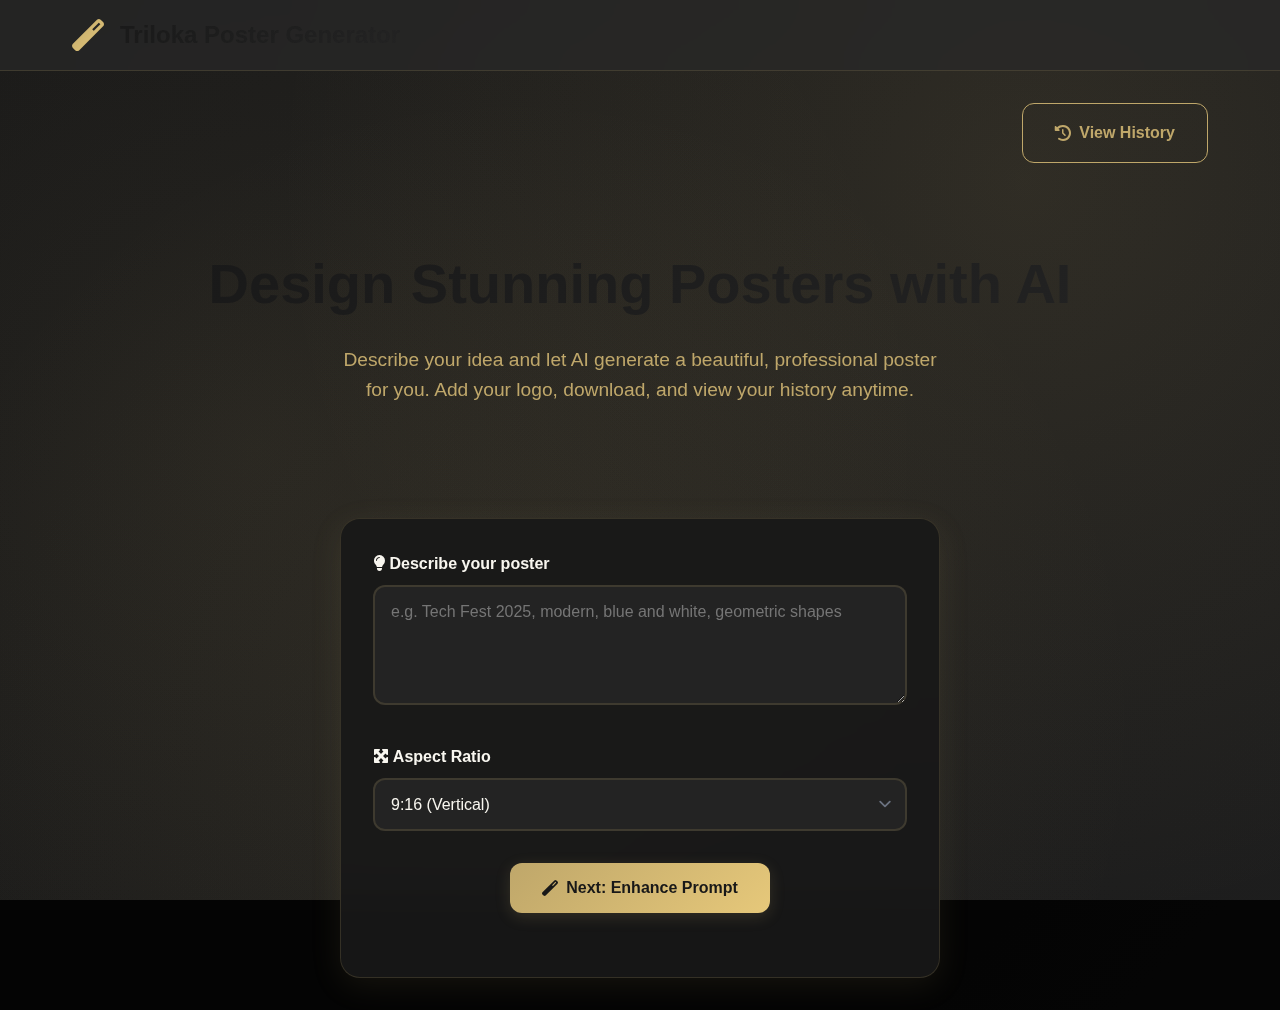
<file: templates/landing.html>
<!DOCTYPE html>
<html lang="en">
<head>
    <meta charset="UTF-8">
    <title>Poster Generator - Start</title>
    <link rel="stylesheet" href="/static/css/main.css">
    <link href="https://cdnjs.cloudflare.com/ajax/libs/font-awesome/6.4.0/css/all.min.css" rel="stylesheet">
</head>
<body>
    <div class="bg-animation"></div>
    <header class="header">
        <div class="header-content">
            <div class="logo">
                <i class="fas fa-magic"></i>
                <span>Triloka Poster Generator</span>
            </div>
        </div>
    </header>
    <div class="container">
        <div style="text-align:right; margin-bottom: 12px;">
            <a href="/history" class="btn btn-secondary"><i class="fas fa-history"></i> View History</a>
        </div>
        <div class="hero">
            <h1>Design Stunning Posters with AI</h1>
            <p>Describe your idea and let AI generate a beautiful, professional poster for you. Add your logo, download, and view your history anytime.</p>
        </div>
        <div class="glass-card fade-in" style="max-width: 600px; margin: 0 auto;">
            <form action="/enhance" method="post">
                <div class="form-group">
                    <label for="prompt" class="form-label">
                        <i class="fas fa-lightbulb"></i> Describe your poster
                    </label>
                    <textarea id="prompt" name="prompt" class="form-input form-textarea" rows="4" placeholder="e.g. Tech Fest 2025, modern, blue and white, geometric shapes" required></textarea>
                </div>
                <div class="form-group">
                    <label for="aspect_ratio" class="form-label">
                        <i class="fas fa-expand-arrows-alt"></i> Aspect Ratio
                    </label>
                    <select id="aspect_ratio" name="aspect_ratio" class="form-input form-select">
                        <option value="9:16">9:16 (Vertical)</option>
                        <option value="16:9">16:9 (Horizontal)</option>
                        <option value="1:1">1:1 (Square)</option>
                    </select>
                </div>
                <div class="form-group" style="text-align:center;">
                    <button type="submit" class="btn btn-primary">
                        <i class="fas fa-magic"></i> Next: Enhance Prompt
                    </button>
                </div>
            </form>
        </div>
    </div>
</body>
</html>
</file>
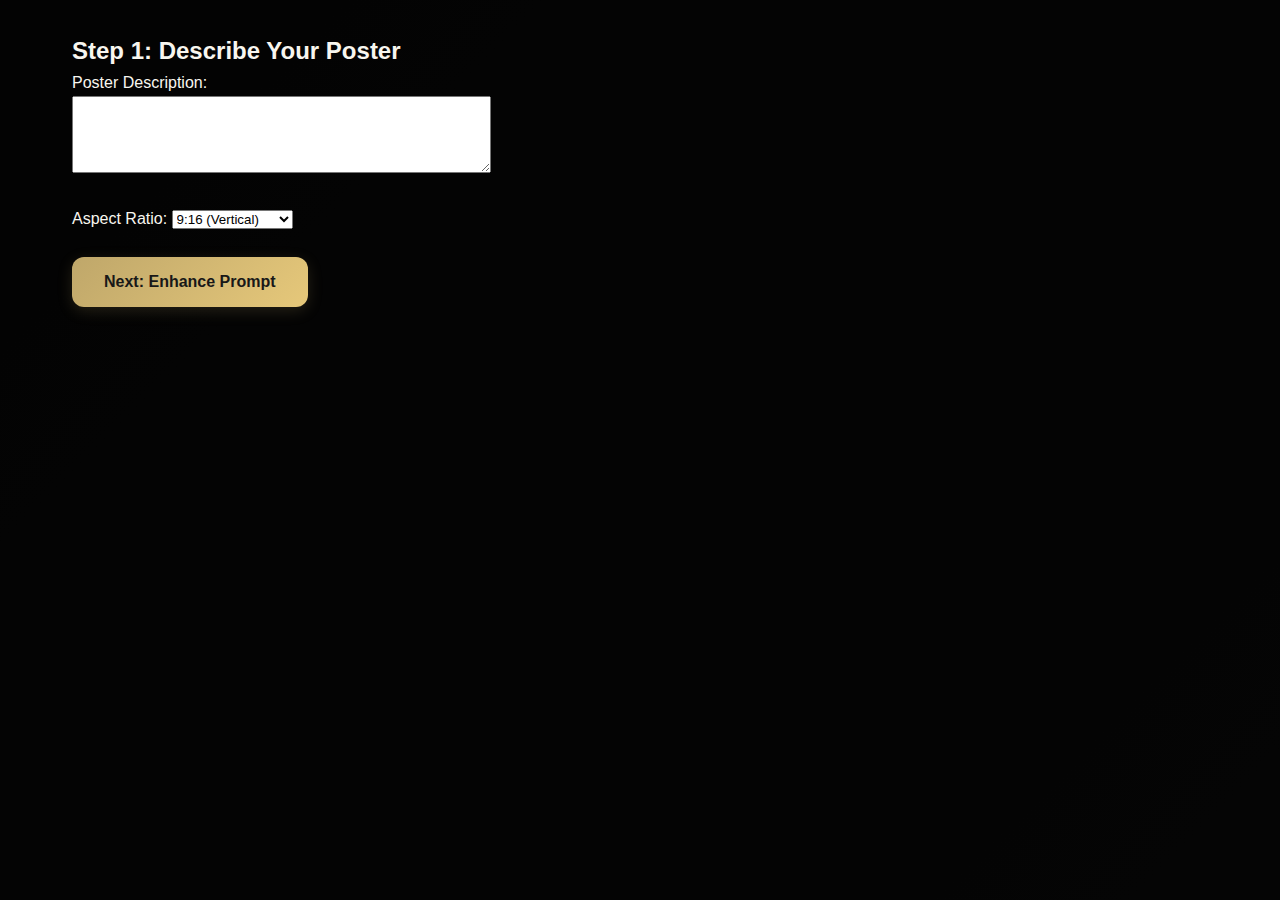
<file: templates/step1_prompt.html>
<!DOCTYPE html>
<html lang="en">
<head>
    <meta charset="UTF-8">
    <title>Step 1: Enter Poster Prompt</title>
    <link rel="stylesheet" href="/static/css/main.css">
</head>
<body>
    <div class="container">
        <h2>Step 1: Describe Your Poster</h2>
        <form action="/step2" method="post">
            <label for="prompt">Poster Description:</label><br>
            <textarea id="prompt" name="prompt" rows="5" cols="50" required></textarea><br><br>
            <label for="aspect_ratio">Aspect Ratio:</label>
            <select id="aspect_ratio" name="aspect_ratio">
                <option value="9:16">9:16 (Vertical)</option>
                <option value="16:9">16:9 (Horizontal)</option>
                <option value="1:1">1:1 (Square)</option>
            </select><br><br>
            <button type="submit" class="btn btn-primary">Next: Enhance Prompt</button>
        </form>
    </div>
</body>
</html>
</file>
<file: static/css/main.css>
* {
            margin: 0;
            padding: 0;
            box-sizing: border-box;
        }

        :root {
            --primary-gradient: linear-gradient(135deg, #181818 0%, #232323 100%);
            --secondary-gradient: linear-gradient(135deg, #bfa76a 0%, #e6c87a 100%);
            --accent-gradient: linear-gradient(135deg, #bfa76a 0%, #e6c87a 100%);
            --dark-bg: #111111;
            --card-bg: rgba(24, 24, 24, 0.92);
            --glass-bg: rgba(40, 40, 40, 0.7);
            --text-primary: #f8f6ef;
            --text-secondary: #bfa76a;
            --shadow-glow: 0 8px 32px rgba(191, 167, 106, 0.18);
            --border-glass: rgba(191, 167, 106, 0.18);
        }

        body {
            font-family: 'Inter', -apple-system, BlinkMacSystemFont, sans-serif;
            background: var(--primary-gradient), var(--dark-bg);
            background-blend-mode: overlay;
            color: var(--text-primary);
            line-height: 1.6;
            overflow-x: hidden;
            min-height: 100vh;
        }

        /* Animated Background */
        .bg-animation {
            position: fixed;
            top: 0;
            left: 0;
            width: 100%;
            height: 100%;
            z-index: -1;
            background: linear-gradient(120deg, #181818 0%, #232323 100%);
            background-size: 200% 200%;
            animation: goldGradientMove 16s ease-in-out infinite;
        }

        .bg-animation::before {
            content: '';
            position: absolute;
            top: 0;
            left: 0;
            right: 0;
            bottom: 0;
            background-image: 
                radial-gradient(circle at 20% 50%, rgba(191, 167, 106, 0.08) 0%, transparent 60%),
                radial-gradient(circle at 80% 20%, rgba(230, 200, 122, 0.10) 0%, transparent 60%),
                radial-gradient(circle at 40% 80%, rgba(191, 167, 106, 0.07) 0%, transparent 60%);
            animation: goldBubbles 24s ease-in-out infinite;
        }

        @keyframes goldGradientMove {
            0%, 100% { background-position: 0% 50%; }
            50% { background-position: 100% 50%; }
        }

        @keyframes goldBubbles {
            0%, 100% { transform: translateY(0px) rotate(0deg); }
            33% { transform: translateY(-20px) rotate(120deg); }
            66% { transform: translateY(15px) rotate(240deg); }
        }

        /* Header */
        .header {
            background: var(--glass-bg);
            backdrop-filter: blur(20px);
            border-bottom: 1px solid var(--border-glass);
            padding: 1rem 0;
            position: sticky;
            top: 0;
            z-index: 1000;
        }

        .header-content {
            max-width: 1200px;
            margin: 0 auto;
            padding: 0 2rem;
            display: flex;
            align-items: center;
            justify-content: space-between;
        }

        .logo {
            display: flex;
            align-items: center;
            gap: 1rem;
            font-size: 1.5rem;
            font-weight: 700;
            background: var(--primary-gradient);
            -webkit-background-clip: text;
            -webkit-text-fill-color: transparent;
            background-clip: text;
        }

        .logo i {
            font-size: 2rem;
            background: var(--accent-gradient);
            -webkit-background-clip: text;
            -webkit-text-fill-color: transparent;
            background-clip: text;
        }

        /* Main Container */
        .container {
            max-width: 1200px;
            margin: 0 auto;
            padding: 2rem;
        }

        /* Hero Section */
        .hero {
            text-align: center;
            padding: 4rem 0;
            margin-bottom: 3rem;
        }

        .hero h1 {
            font-size: 3.5rem;
            font-weight: 800;
            background: var(--primary-gradient);
            -webkit-background-clip: text;
            -webkit-text-fill-color: transparent;
            background-clip: text;
            margin-bottom: 1rem;
            animation: fadeInUp 1s ease-out;
        }

        .hero p {
            font-size: 1.2rem;
            color: var(--text-secondary);
            max-width: 600px;
            margin: 0 auto;
            animation: fadeInUp 1s ease-out 0.2s both;
        }

        /* Glass Card */
        .glass-card {
            background: var(--card-bg);
            backdrop-filter: blur(18px);
            border: 1.5px solid var(--border-glass);
            border-radius: 20px;
            padding: 2rem;
            box-shadow: 0 8px 32px 0 rgba(191, 167, 106, 0.10);
            transition: all 0.3s cubic-bezier(.4,2,.3,1);
            position: relative;
            overflow: hidden;
        }

        .glass-card::before {
            content: '';
            position: absolute;
            top: 0;
            left: 0;
            right: 0;
            height: 2px;
            background: var(--secondary-gradient);
            transform: scaleX(0);
            transition: transform 0.3s ease;
        }

        .glass-card:hover::before {
            transform: scaleX(1);
        }

        .glass-card:hover {
            transform: translateY(-5px);
            box-shadow: 0 20px 40px rgba(191, 167, 106, 0.18);
        }

        /* Form Styles */
        .form-group {
            margin-bottom: 2rem;
        }

        .form-label {
            display: block;
            margin-bottom: 0.5rem;
            font-weight: 600;
            color: var(--text-primary);
        }

        .form-input {
            width: 100%;
            padding: 1rem;
            border: 2px solid var(--border-glass);
            border-radius: 12px;
            background: var(--glass-bg);
            color: var(--text-primary);
            font-size: 1rem;
            transition: all 0.3s ease;
            backdrop-filter: blur(10px);
        }

        .form-input:focus {
            outline: none;
            border-color: #667eea;
            box-shadow: 0 0 0 3px rgba(102, 126, 234, 0.1);
        }

        .form-textarea {
            min-height: 120px;
            resize: vertical;
            font-family: inherit;
        }

        .form-select {
            cursor: pointer;
            appearance: none;
            background-image: url("data:image/svg+xml,%3csvg xmlns='http://www.w3.org/2000/svg' fill='none' viewBox='0 0 20 20'%3e%3cpath stroke='%236b7280' stroke-linecap='round' stroke-linejoin='round' stroke-width='1.5' d='M6 8l4 4 4-4'/%3e%3c/svg%3e");
            background-position: right 0.5rem center;
            background-repeat: no-repeat;
            background-size: 1.5em 1.5em;
            padding-right: 2.5rem;
        }

        /* Button Styles */
        .btn {
            display: inline-flex;
            align-items: center;
            gap: 0.5rem;
            padding: 1rem 2rem;
            border: none;
            border-radius: 12px;
            font-size: 1rem;
            font-weight: 600;
            cursor: pointer;
            transition: all 0.3s ease;
            text-decoration: none;
            position: relative;
            overflow: hidden;
        }

        .btn-primary {
            background: var(--secondary-gradient);
            color: #181818;
            box-shadow: 0 4px 15px rgba(191, 167, 106, 0.18);
        }

        .btn-primary:hover {
            transform: translateY(-2px);
            box-shadow: 0 8px 25px rgba(191, 167, 106, 0.28);
            filter: brightness(1.08);
        }

        .btn-secondary {
            background: transparent;
            color: var(--text-secondary);
            border: 1.5px solid var(--text-secondary);
            box-shadow: none;
        }

        .btn-secondary:hover {
            background: var(--glass-bg);
            color: #e6c87a;
            border-color: #e6c87a;
        }

        .btn:disabled {
            opacity: 0.6;
            cursor: not-allowed;
            transform: none;
        }

        /* File Upload */
        .file-upload-wrapper {
            position: relative;
            display: inline-block;
            width: 100%;
        }

        .file-upload-input {
            position: absolute;
            left: -9999px;
        }

        .file-upload-label {
            display: flex;
            align-items: center;
            justify-content: center;
            gap: 1rem;
            padding: 2rem;
            border: 2px dashed var(--border-glass);
            border-radius: 12px;
            cursor: pointer;
            transition: all 0.3s ease;
            background: var(--glass-bg);
            text-align: center;
        }

        .file-upload-label:hover {
            border-color: #667eea;
            background: rgba(102, 126, 234, 0.1);
        }

        .file-upload-label i {
            font-size: 2rem;
            color: #667eea;
        }

        /* Loading Spinner */
        .loading {
            display: none;
            text-align: center;
            padding: 2rem;
        }

        .spinner {
            width: 40px;
            height: 40px;
            border: 4px solid var(--border-glass);
            border-top: 4px solid #667eea;
            border-radius: 50%;
            animation: spin 1s linear infinite;
            margin: 0 auto 1rem;
        }

        @keyframes spin {
            0% { transform: rotate(0deg); }
            100% { transform: rotate(360deg); }
        }

        /* Results Section */
        .results {
            display: none;
            margin-top: 3rem;
        }

        .poster-grid {
            display: grid;
            grid-template-columns: repeat(auto-fit, minmax(300px, 1fr));
            gap: 2rem;
            margin-top: 2rem;
        }

        .poster-card {
            background: var(--card-bg);
            border-radius: 16px;
            padding: 1.5rem;
            backdrop-filter: blur(20px);
            border: 1px solid var(--border-glass);
            transition: all 0.3s ease;
        }

        .poster-card:hover {
            transform: translateY(-5px);
            box-shadow: var(--shadow-glow);
        }

        .poster-image {
            width: 100%;
            height: auto;
            border-radius: 12px;
            margin-bottom: 1rem;
        }

        .poster-controls {
            display: flex;
            flex-direction: column;
            gap: 1rem;
        }

        .range-input {
            width: 100%;
            height: 6px;
            border-radius: 3px;
            background: var(--glass-bg);
            outline: none;
            appearance: none;
        }

        .range-input::-webkit-slider-thumb {
            appearance: none;
            width: 20px;
            height: 20px;
            border-radius: 50%;
            background: var(--primary-gradient);
            cursor: pointer;
            box-shadow: 0 2px 10px rgba(102, 126, 234, 0.4);
        }

        .range-input::-moz-range-thumb {
            width: 20px;
            height: 20px;
            border-radius: 50%;
            background: var(--primary-gradient);
            cursor: pointer;
            border: none;
            box-shadow: 0 2px 10px rgba(102, 126, 234, 0.4);
        }

        /* Enhanced Prompt Display */
        .enhanced-prompt {
            display: none;
            margin-top: 2rem;
        }

        .prompt-display {
            background: var(--glass-bg);
            padding: 1.5rem;
            border-radius: 12px;
            border: 1px solid var(--border-glass);
            font-family: 'Monaco', 'Consolas', monospace;
            font-size: 0.9rem;
            line-height: 1.6;
            white-space: pre-wrap;
            max-height: 300px;
            overflow-y: auto;
        }

        /* Animations */
        @keyframes fadeInUp {
            from {
                opacity: 0;
                transform: translateY(30px);
            }
            to {
                opacity: 1;
                transform: translateY(0);
            }
        }

        .fade-in {
            animation: fadeInUp 0.6s ease-out;
        }

        /* Responsive Design */
        @media (max-width: 768px) {
            .container {
                padding: 1rem;
            }
            
            .hero h1 {
                font-size: 2.5rem;
            }
            
            .glass-card {
                padding: 1.5rem;
            }
            
            .poster-grid {
                grid-template-columns: 1fr;
            }
        }

        /* Scrollbar Styling */
        ::-webkit-scrollbar {
            width: 8px;
        }

        ::-webkit-scrollbar-track {
            background: var(--glass-bg);
        }

        ::-webkit-scrollbar-thumb {
            background: var(--secondary-gradient);
            border-radius: 4px;
        }

        ::-webkit-scrollbar-thumb:hover {
            background: var(--accent-gradient);
        }
</file>
